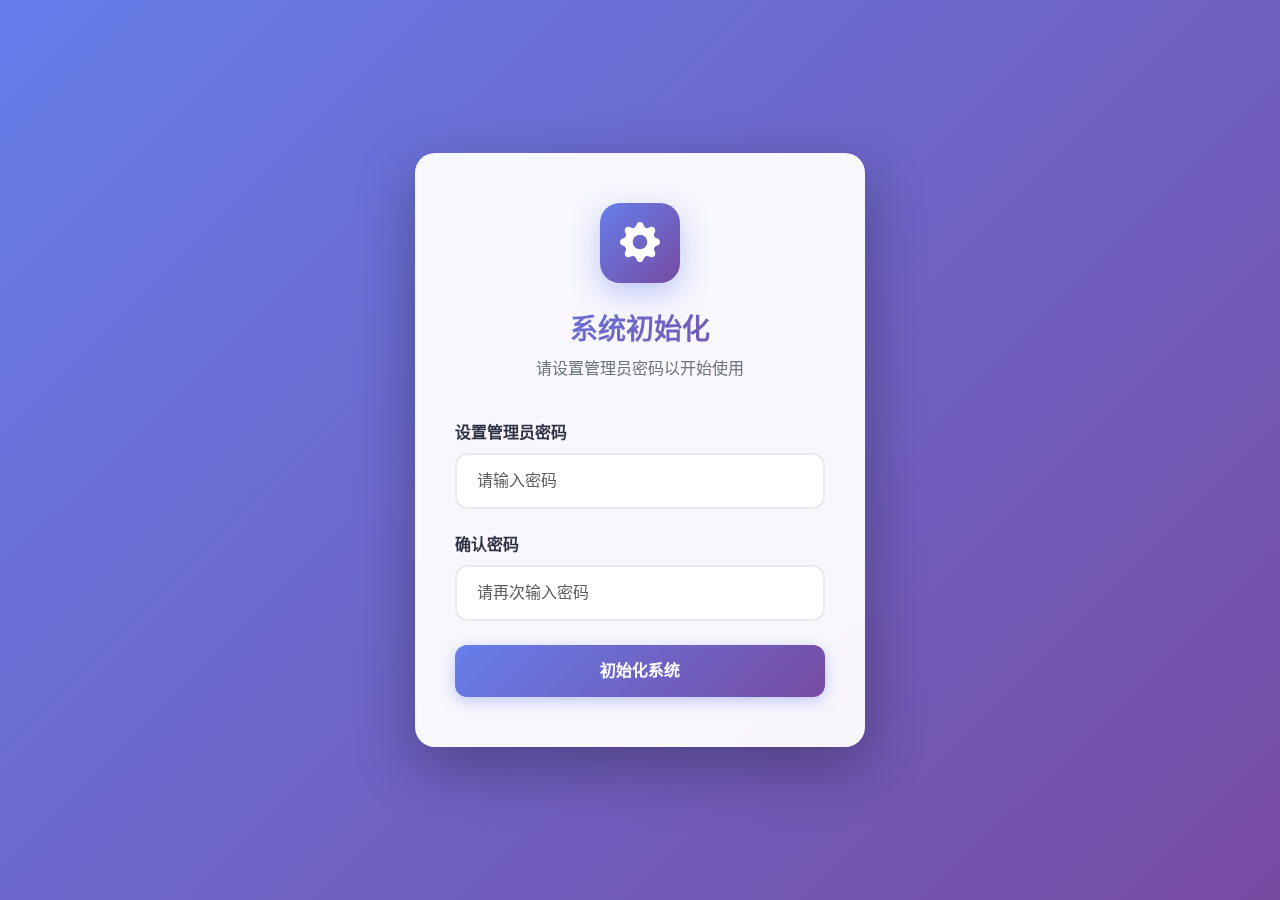
<file: templates/init.html>
<!DOCTYPE html>
<html lang="zh-CN">
<head>
    <meta charset="UTF-8">
    <meta name="viewport" content="width=device-width, initial-scale=1.0">
    <title>系统初始化 - M3U8 视频下载管理器</title>
    <link href="https://cdn.jsdelivr.net/npm/bootstrap@5.3.2/dist/css/bootstrap.min.css" rel="stylesheet">
    <link href="https://cdn.jsdelivr.net/npm/bootstrap-icons@1.11.1/font/bootstrap-icons.css" rel="stylesheet">
    <link href="https://cdnjs.cloudflare.com/ajax/libs/animate.css/4.1.1/animate.min.css" rel="stylesheet">
    <link href="/static/css/style.css" rel="stylesheet">
</head>
<body>
    <div class="login-wrapper">
        <div class="login-card animate__animated animate__fadeIn">
            <div class="login-logo">
                <i class="bi bi-gear-fill"></i>
            </div>
            <h2 class="login-title">系统初始化</h2>
            <p class="login-subtitle">请设置管理员密码以开始使用</p>
            <form id="initForm">
                <div class="mb-4">
                    <label class="form-label">设置管理员密码</label>
                    <input type="password" class="form-control" id="initPassword" placeholder="请输入密码" required>
                </div>
                <div class="mb-4">
                    <label class="form-label">确认密码</label>
                    <input type="password" class="form-control" id="initPasswordConfirm" placeholder="请再次输入密码" required>
                </div>
                <button type="submit" class="btn btn-login w-100">
                    <span id="initBtnText">初始化系统</span>
                    <span id="initSpinner" class="spinner d-none"></span>
                </button>
            </form>
            <div id="initError" class="alert alert-danger mt-3 d-none"></div>
        </div>
    </div>

    <script src="/static/js/api.js"></script>
    <script src="/static/js/auth.js"></script>
</body>
</html>
</file>
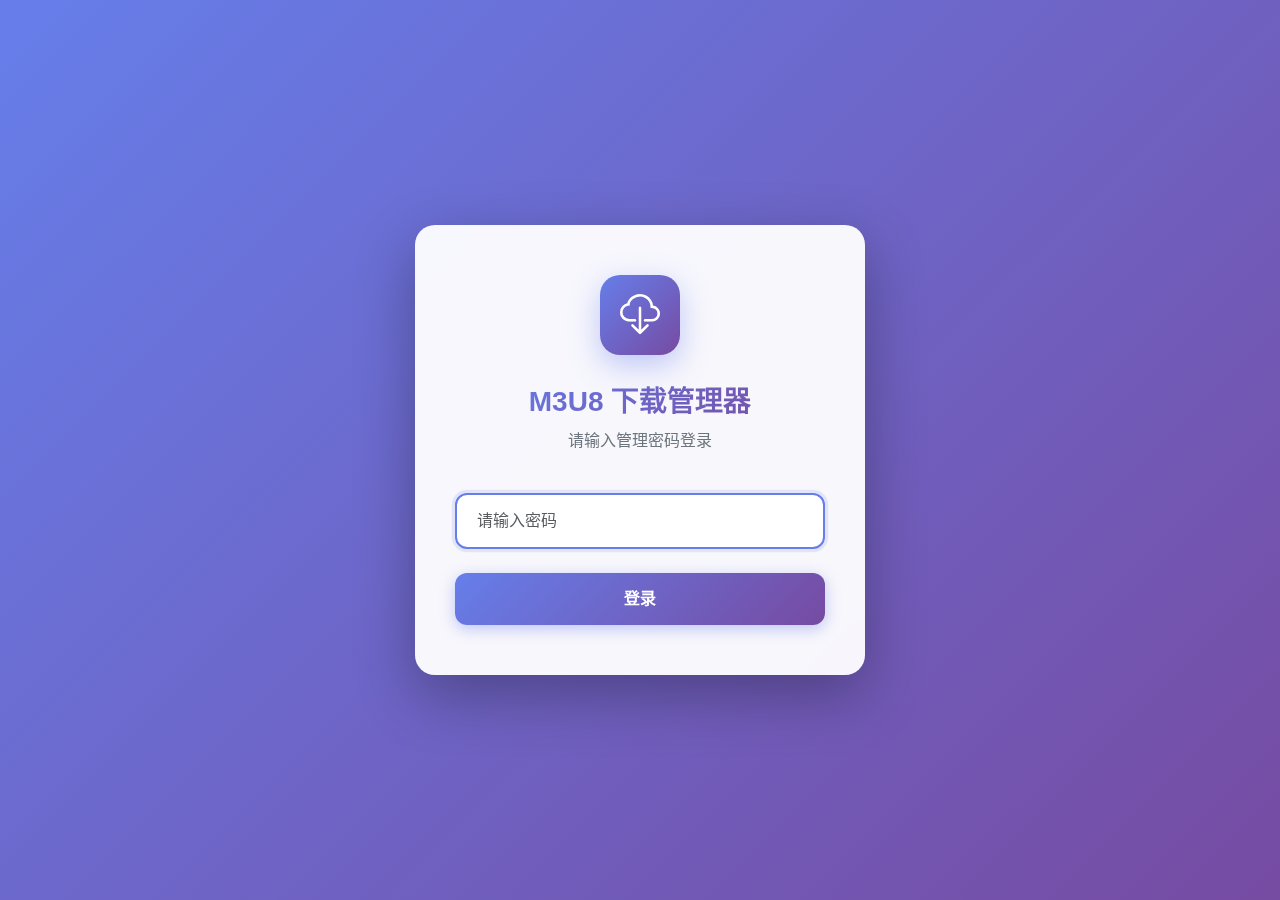
<file: templates/login.html>
<!DOCTYPE html>
<html lang="zh-CN">
<head>
    <meta charset="UTF-8">
    <meta name="viewport" content="width=device-width, initial-scale=1.0">
    <title>登录 - M3U8 视频下载管理器</title>
    <link href="https://cdn.jsdelivr.net/npm/bootstrap@5.3.2/dist/css/bootstrap.min.css" rel="stylesheet">
    <link href="https://cdn.jsdelivr.net/npm/bootstrap-icons@1.11.1/font/bootstrap-icons.css" rel="stylesheet">
    <link href="https://cdnjs.cloudflare.com/ajax/libs/animate.css/4.1.1/animate.min.css" rel="stylesheet">
    <link href="/static/css/style.css" rel="stylesheet">
</head>
<body>
    <div class="login-wrapper">
        <div class="login-card animate__animated animate__fadeIn">
            <div class="login-logo">
                <i class="bi bi-cloud-download"></i>
            </div>
            <h2 class="login-title">M3U8 下载管理器</h2>
            <p class="login-subtitle">请输入管理密码登录</p>
            <form id="loginForm">
                <div class="mb-4">
                    <input type="password" class="form-control" id="password" placeholder="请输入密码" required autofocus>
                </div>
                <button type="submit" class="btn btn-login w-100">
                    <span id="loginBtnText">登录</span>
                    <span id="loginSpinner" class="spinner d-none"></span>
                </button>
            </form>
            <div id="loginError" class="alert alert-danger mt-3 d-none"></div>
        </div>
    </div>

    <script src="/static/js/api.js"></script>
    <script src="/static/js/auth.js"></script>
</body>
</html>
</file>
<file: static/css/style.css>
:root {
    --primary-gradient: linear-gradient(135deg, #667eea 0%, #764ba2 100%);
    --success-gradient: linear-gradient(135deg, #11998e 0%, #38ef7d 100%);
    --warning-gradient: linear-gradient(135deg, #f093fb 0%, #f5576c 100%);
    --dark-bg: #1a1d29;
    --card-bg: #ffffff;
    --sidebar-bg: #2d3142;
}

* {
    margin: 0;
    padding: 0;
    box-sizing: border-box;
}

body {
    font-family: 'Segoe UI', Tahoma, Geneva, Verdana, sans-serif;
    background: linear-gradient(135deg, #667eea 0%, #764ba2 100%);
    min-height: 100vh;
    overflow-x: hidden;
}

/* 登录页面样式 */
.login-wrapper {
    min-height: 100vh;
    display: flex;
    align-items: center;
    justify-content: center;
    padding: 20px;
}

.login-card {
    background: rgba(255, 255, 255, 0.95);
    backdrop-filter: blur(10px);
    border-radius: 20px;
    padding: 50px 40px;
    box-shadow: 0 20px 60px rgba(0, 0, 0, 0.3);
    max-width: 450px;
    width: 100%;
}

.login-logo {
    width: 80px;
    height: 80px;
    background: var(--primary-gradient);
    border-radius: 20px;
    display: flex;
    align-items: center;
    justify-content: center;
    margin: 0 auto 30px;
    box-shadow: 0 10px 30px rgba(102, 126, 234, 0.4);
}

.login-logo i {
    font-size: 40px;
    color: white;
}

.login-title {
    font-size: 28px;
    font-weight: 700;
    text-align: center;
    margin-bottom: 10px;
    background: var(--primary-gradient);
    -webkit-background-clip: text;
    -webkit-text-fill-color: transparent;
    background-clip: text;
}

.login-subtitle {
    text-align: center;
    color: #6c757d;
    margin-bottom: 40px;
}

.form-control {
    border-radius: 12px;
    padding: 14px 20px;
    border: 2px solid #e9ecef;
    transition: all 0.3s;
}

.form-control:focus {
    border-color: #667eea;
    box-shadow: 0 0 0 0.2rem rgba(102, 126, 234, 0.15);
}

.btn-login {
    background: var(--primary-gradient);
    border: none;
    border-radius: 12px;
    padding: 14px;
    font-weight: 600;
    color: white;
    transition: all 0.3s;
    box-shadow: 0 4px 15px rgba(102, 126, 234, 0.4);
}

.btn-login:hover {
    transform: translateY(-2px);
    box-shadow: 0 6px 20px rgba(102, 126, 234, 0.6);
}

/* 主应用样式 */
.app-wrapper {
    display: flex;
    min-height: 100vh;
    background: #f5f7fa;
}

/* 侧边栏 */
.sidebar {
    width: 280px;
    background: var(--sidebar-bg);
    color: white;
    padding: 30px 0;
    box-shadow: 4px 0 10px rgba(0, 0, 0, 0.1);
    position: fixed;
    height: 100vh;
    overflow-y: auto;
    z-index: 1000;
}

.sidebar-brand {
    padding: 0 30px 30px;
    border-bottom: 1px solid rgba(255, 255, 255, 0.1);
    margin-bottom: 30px;
}

.sidebar-brand h3 {
    font-size: 22px;
    font-weight: 700;
    margin: 0;
    display: flex;
    align-items: center;
    gap: 12px;
}

.sidebar-brand .brand-icon {
    width: 45px;
    height: 45px;
    background: var(--primary-gradient);
    border-radius: 12px;
    display: flex;
    align-items: center;
    justify-content: center;
}

.sidebar-menu {
    list-style: none;
    padding: 0;
    margin: 0;
}

.sidebar-menu li {
    margin-bottom: 5px;
}

.sidebar-menu a {
    display: flex;
    align-items: center;
    gap: 15px;
    padding: 15px 30px;
    color: rgba(255, 255, 255, 0.7);
    text-decoration: none;
    transition: all 0.3s;
    font-weight: 500;
}

.sidebar-menu a:hover,
.sidebar-menu a.active {
    background: rgba(255, 255, 255, 0.1);
    color: white;
}

.sidebar-menu a i {
    font-size: 20px;
    width: 24px;
}

.sidebar-stats {
    padding: 20px 30px;
    margin: 20px 30px;
    background: rgba(255, 255, 255, 0.05);
    border-radius: 12px;
}

.sidebar-stats h6 {
    font-size: 12px;
    text-transform: uppercase;
    letter-spacing: 1px;
    margin-bottom: 15px;
    opacity: 0.7;
}

.stat-item {
    display: flex;
    justify-content: space-between;
    margin-bottom: 10px;
    font-size: 14px;
}

.stat-value {
    font-weight: 700;
}

/* 主内容区 */
.main-content {
    flex: 1;
    margin-left: 280px;
    padding: 30px;
}

.top-bar {
    background: white;
    border-radius: 15px;
    padding: 20px 30px;
    margin-bottom: 30px;
    box-shadow: 0 2px 10px rgba(0, 0, 0, 0.05);
    display: flex;
    justify-content: space-between;
    align-items: center;
}

.page-title {
    font-size: 28px;
    font-weight: 700;
    margin: 0;
    color: #2d3142;
}

.btn-logout {
    background: #dc3545;
    color: white;
    border: none;
    padding: 10px 20px;
    border-radius: 10px;
    font-weight: 600;
    transition: all 0.3s;
}

.btn-logout:hover {
    background: #c82333;
    transform: translateY(-2px);
}

/* 统计卡片 */
.stats-grid {
    display: grid;
    grid-template-columns: repeat(auto-fit, minmax(250px, 1fr));
    gap: 20px;
    margin-bottom: 30px;
}

.stat-card {
    background: white;
    border-radius: 15px;
    padding: 25px;
    box-shadow: 0 2px 10px rgba(0, 0, 0, 0.05);
    transition: all 0.3s;
    position: relative;
    overflow: hidden;
}

.stat-card::before {
    content: '';
    position: absolute;
    top: 0;
    left: 0;
    width: 100%;
    height: 4px;
    background: var(--primary-gradient);
}

.stat-card:hover {
    transform: translateY(-5px);
    box-shadow: 0 10px 30px rgba(0, 0, 0, 0.1);
}

.stat-card.success::before {
    background: var(--success-gradient);
}

.stat-card.warning::before {
    background: var(--warning-gradient);
}

.stat-card-icon {
    width: 60px;
    height: 60px;
    border-radius: 12px;
    display: flex;
    align-items: center;
    justify-content: center;
    margin-bottom: 15px;
    font-size: 28px;
}

.stat-card.primary .stat-card-icon {
    background: rgba(102, 126, 234, 0.1);
    color: #667eea;
}

.stat-card.success .stat-card-icon {
    background: rgba(17, 153, 142, 0.1);
    color: #11998e;
}

.stat-card.warning .stat-card-icon {
    background: rgba(245, 87, 108, 0.1);
    color: #f5576c;
}

.stat-card h3 {
    font-size: 36px;
    font-weight: 700;
    margin: 0 0 5px 0;
}

.stat-card p {
    margin: 0;
    color: #6c757d;
    font-size: 14px;
}

/* 内容卡片 */
.content-card {
    background: white;
    border-radius: 15px;
    padding: 30px;
    box-shadow: 0 2px 10px rgba(0, 0, 0, 0.05);
    margin-bottom: 30px;
}

.content-card-header {
    display: flex;
    justify-content: space-between;
    align-items: center;
    margin-bottom: 25px;
    padding-bottom: 20px;
    border-bottom: 2px solid #f5f7fa;
}

.content-card-title {
    font-size: 20px;
    font-weight: 700;
    margin: 0;
    display: flex;
    align-items: center;
    gap: 10px;
}

/* 表单样式 */
.form-group {
    margin-bottom: 20px;
}

.form-label {
    font-weight: 600;
    margin-bottom: 8px;
    color: #2d3142;
}

.btn-primary-custom {
    background: var(--primary-gradient);
    border: none;
    padding: 12px 30px;
    border-radius: 10px;
    font-weight: 600;
    color: white;
    transition: all 0.3s;
}

.btn-primary-custom:hover {
    transform: translateY(-2px);
    box-shadow: 0 6px 20px rgba(102, 126, 234, 0.4);
}

/* 任务列表 */
.task-list {
    display: flex;
    flex-direction: column;
    gap: 15px;
}

.task-card {
    background: white;
    border-radius: 12px;
    padding: 20px;
    box-shadow: 0 2px 8px rgba(0, 0, 0, 0.05);
    border-left: 4px solid #667eea;
    transition: all 0.3s;
}

.task-card:hover {
    transform: translateX(5px);
    box-shadow: 0 4px 15px rgba(0, 0, 0, 0.1);
}

.task-card.completed {
    border-left-color: #11998e;
}

.task-card.failed {
    border-left-color: #f5576c;
}

.task-header {
    display: flex;
    justify-content: space-between;
    align-items: start;
    margin-bottom: 15px;
}

.task-info h5 {
    font-size: 16px;
    font-weight: 600;
    margin: 0 0 5px 0;
}

.task-url {
    font-size: 13px;
    color: #6c757d;
    word-break: break-all;
}

.task-badge {
    padding: 6px 12px;
    border-radius: 20px;
    font-size: 12px;
    font-weight: 600;
}

.task-badge.downloading {
    background: rgba(245, 87, 108, 0.1);
    color: #f5576c;
}

.task-badge.completed {
    background: rgba(17, 153, 142, 0.1);
    color: #11998e;
}

.task-badge.failed {
    background: rgba(220, 53, 69, 0.1);
    color: #dc3545;
}

.task-progress {
    margin-bottom: 15px;
}

.progress {
    height: 8px;
    border-radius: 10px;
    background: #f5f7fa;
}

.progress-bar {
    border-radius: 10px;
    background: var(--primary-gradient);
    transition: width 0.3s;
}

.task-meta {
    display: flex;
    gap: 20px;
    margin-bottom: 15px;
    font-size: 13px;
    color: #6c757d;
}

.task-meta-item {
    display: flex;
    align-items: center;
    gap: 5px;
}

.task-actions {
    display: flex;
    gap: 10px;
    flex-wrap: wrap;
}

.btn-sm-custom {
    padding: 8px 16px;
    border-radius: 8px;
    font-size: 13px;
    font-weight: 600;
    border: none;
    transition: all 0.3s;
    display: inline-flex;
    align-items: center;
    gap: 6px;
}

.btn-play {
    background: rgba(102, 126, 234, 0.1);
    color: #667eea;
}

.btn-play:hover {
    background: #667eea;
    color: white;
}

.btn-info-custom {
    background: rgba(13, 202, 240, 0.1);
    color: #0dcaf0;
}

.btn-info-custom:hover {
    background: #0dcaf0;
    color: white;
}

.btn-danger-custom {
    background: rgba(220, 53, 69, 0.1);
    color: #dc3545;
}

.btn-danger-custom:hover {
    background: #dc3545;
    color: white;
}

.btn-download {
    background: rgba(25, 135, 84, 0.1);
    color: #198754;
}

.btn-download:hover {
    background: #198754;
    color: white;
}

/* 空状态 */
.empty-state {
    text-align: center;
    padding: 60px 20px;
}

.empty-state i {
    font-size: 80px;
    color: #e9ecef;
    margin-bottom: 20px;
}

.empty-state h4 {
    color: #6c757d;
    margin-bottom: 10px;
}

.empty-state p {
    color: #adb5bd;
}

/* 模态框样式 */
.modal-content {
    border-radius: 15px;
    border: none;
}

.modal-header {
    border-bottom: 2px solid #f5f7fa;
    padding: 25px 30px;
}

.modal-title {
    font-weight: 700;
}

.modal-body {
    padding: 30px;
}

/* 日志容器 */
.log-container {
    background: #1e1e1e;
    color: #d4d4d4;
    padding: 20px;
    border-radius: 10px;
    max-height: 400px;
    overflow-y: auto;
    font-family: 'Courier New', monospace;
    font-size: 13px;
    line-height: 1.6;
}

.log-line {
    margin-bottom: 5px;
    word-wrap: break-word;
}

/* 视频播放器 */
.video-player-wrapper {
    background: #000;
    border-radius: 10px;
    overflow: hidden;
}

video {
    width: 100%;
    max-height: 70vh;
}

/* 响应式 */
@media (max-width: 768px) {
    .sidebar {
        transform: translateX(-100%);
        transition: transform 0.3s;
    }

    .sidebar.show {
        transform: translateX(0);
    }

    .main-content {
        margin-left: 0;
    }

    .stats-grid {
        grid-template-columns: 1fr;
    }
}

/* 加载动画 */
.spinner {
    display: inline-block;
    width: 20px;
    height: 20px;
    border: 3px solid rgba(255, 255, 255, 0.3);
    border-radius: 50%;
    border-top-color: white;
    animation: spin 1s ease-in-out infinite;
}

@keyframes spin {
    to { transform: rotate(360deg); }
}

/* 滚动条美化 */
::-webkit-scrollbar {
    width: 8px;
    height: 8px;
}

::-webkit-scrollbar-track {
    background: #f1f1f1;
}

::-webkit-scrollbar-thumb {
    background: #888;
    border-radius: 4px;
}

::-webkit-scrollbar-thumb:hover {
    background: #555;
}
</file>
